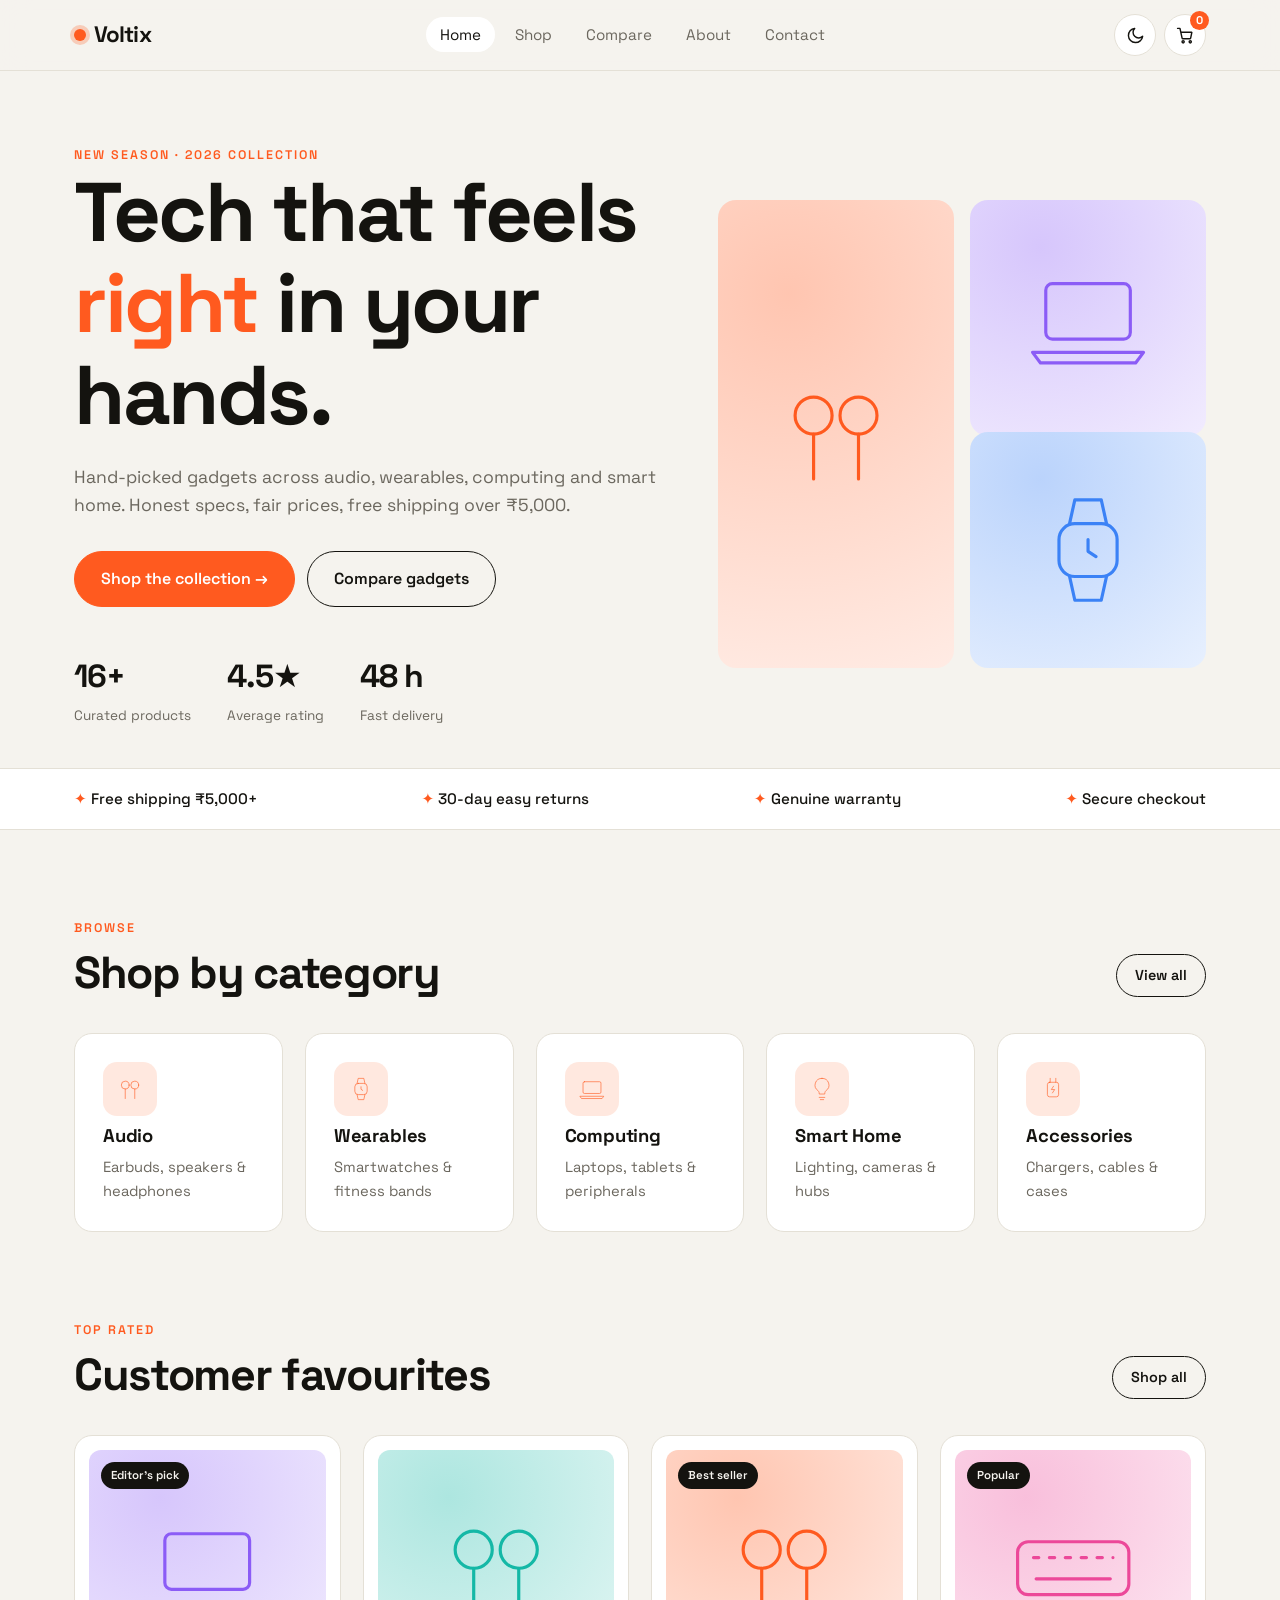
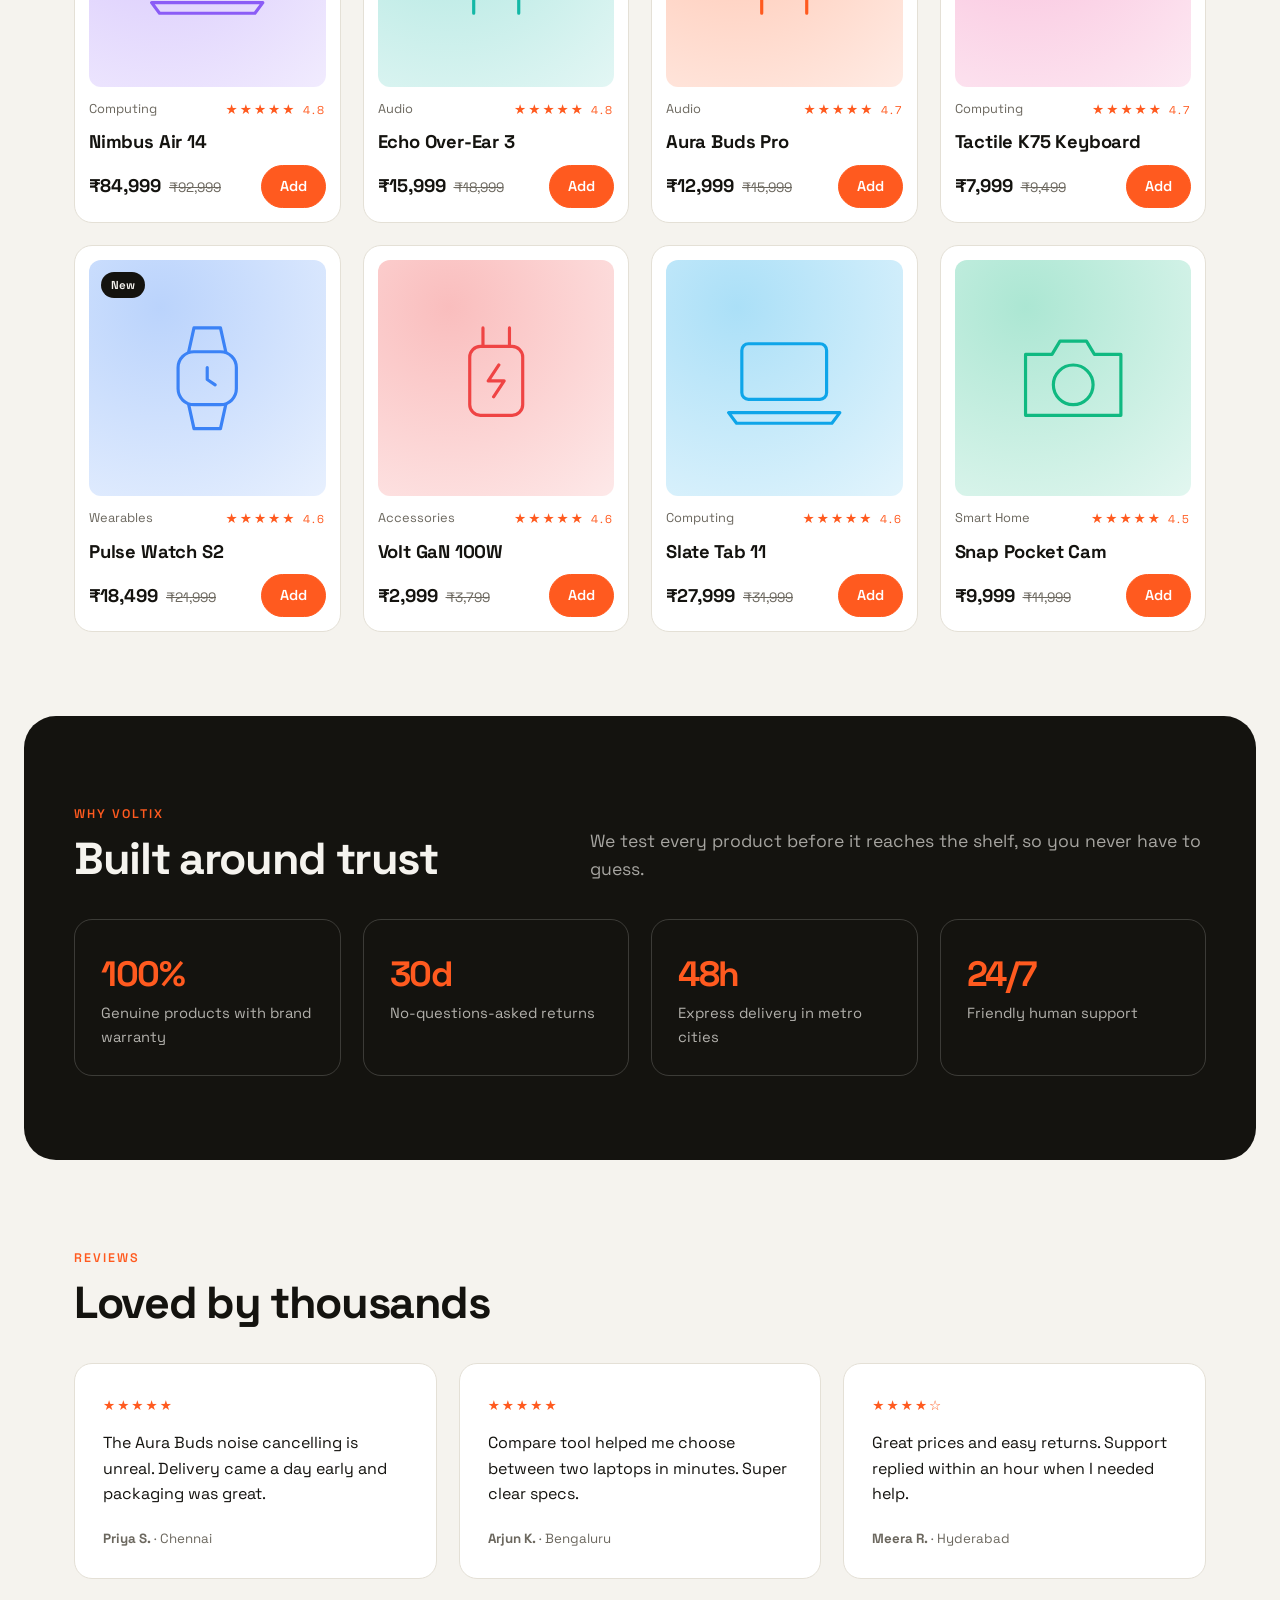
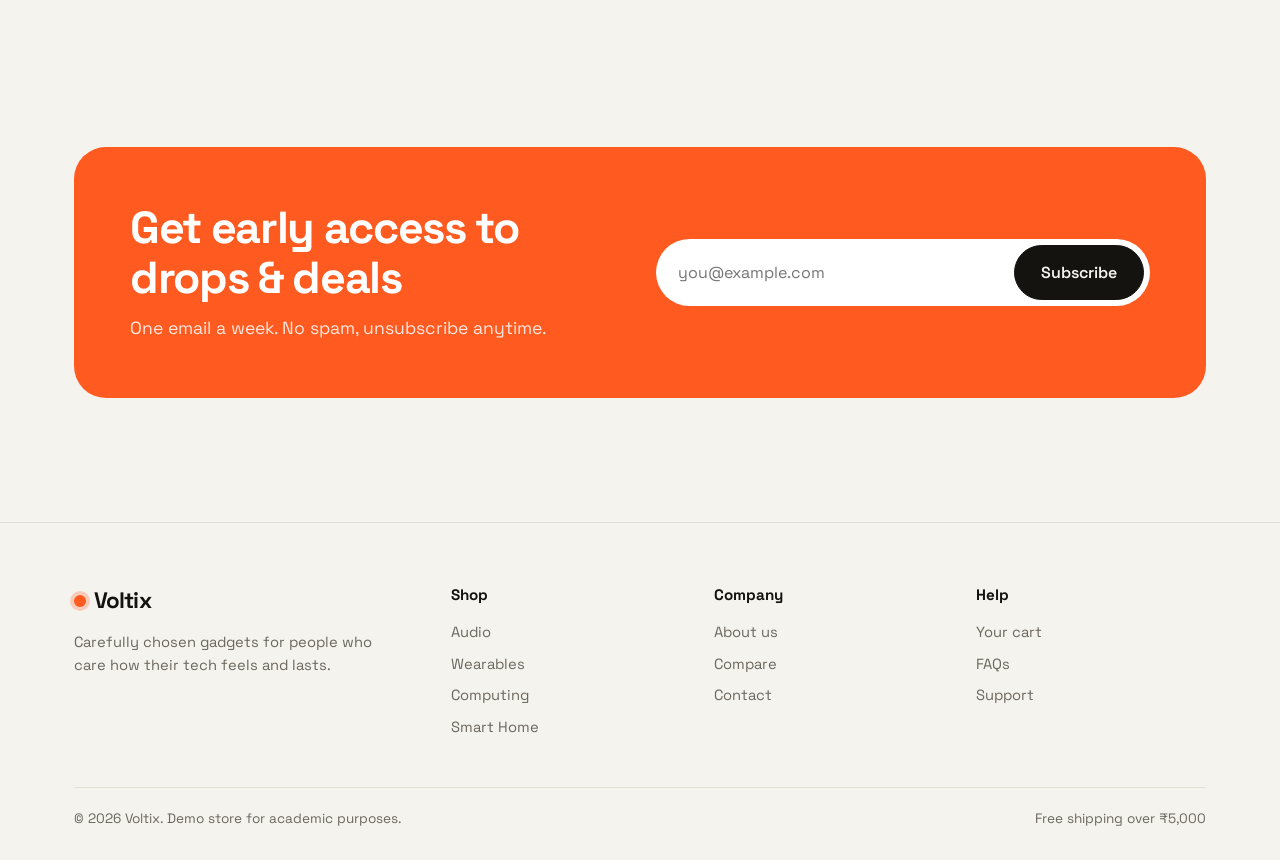
<file: index.html>
<!DOCTYPE html>
<html lang="en"><head><meta charset="utf-8"><meta name="viewport" content="width=device-width,initial-scale=1">
<title>Voltix | Smart gadgets, curated</title><meta name="description" content="Voltix is a modern tech gadget store with audio, wearables, computing and smart home products.">
<link rel="preconnect" href="https://fonts.googleapis.com"><link rel="stylesheet" href="https://fonts.googleapis.com/css2?family=Space+Grotesk:wght@400;500;600;700&display=swap">
<link rel="stylesheet" href="css/style.css"><link rel="icon" href="data:image/svg+xml,<svg xmlns='http://www.w3.org/2000/svg' viewBox='0 0 10 10'><circle cx='5' cy='5' r='4' fill='%23ff5a1f'/></svg>"></head>
<body data-page="index"><header class="hdr" id="hdr"></header>
<main id="main">
<section class="hero"><div class="wrap"><div><span class="eyebrow">New season · 2026 collection</span><h1>Tech that feels <em>right</em> in your hands.</h1>
<p class="lead">Hand-picked gadgets across audio, wearables, computing and smart home. Honest specs, fair prices, free shipping over ₹5,000.</p>
<div class="cta"><a class="btn acc" href="shop.html">Shop the collection →</a><a class="btn ghost" href="compare.html">Compare gadgets</a></div>
<div class="stats"><div><b>16+</b><span>Curated products</span></div><div><b>4.5★</b><span>Average rating</span></div><div><b>48 h</b><span>Fast delivery</span></div></div></div>
<div class="stack" id="hstack" aria-hidden="true"></div></div></section>
<div class="strip"><div class="wrap"><span>Free shipping ₹5,000+</span><span>30-day easy returns</span><span>Genuine warranty</span><span>Secure checkout</span></div></div>
<section><div class="wrap"><div class="sec-head"><div><span class="eyebrow">Browse</span><h2>Shop by category</h2></div><a class="btn ghost sm" href="shop.html">View all</a></div><div class="grid g4" style="grid-template-columns:repeat(auto-fit,minmax(200px,1fr))" id="cats"></div></div></section>
<section style="padding-top:0"><div class="wrap"><div class="sec-head"><div><span class="eyebrow">Top rated</span><h2>Customer favourites</h2></div><a class="btn ghost sm" href="shop.html">Shop all</a></div><div class="grid g4" id="featured"></div></div></section>
<section class="band"><div class="wrap"><div class="sec-head"><div><span class="eyebrow">Why Voltix</span><h2>Built around trust</h2></div><p class="lead">We test every product before it reaches the shelf, so you never have to guess.</p></div>
<div class="grid g4"><div class="feat"><b>100%</b><p>Genuine products with brand warranty</p></div><div class="feat"><b>30d</b><p>No-questions-asked returns</p></div><div class="feat"><b>48h</b><p>Express delivery in metro cities</p></div><div class="feat"><b>24/7</b><p>Friendly human support</p></div></div></div></section>
<section><div class="wrap"><div class="sec-head"><div><span class="eyebrow">Reviews</span><h2>Loved by thousands</h2></div></div><div class="grid g3">
<div class="quote rv"><span class="stars">★★★★★</span><p>The Aura Buds noise cancelling is unreal. Delivery came a day early and packaging was great.</p><small><b>Priya S.</b> · Chennai</small></div>
<div class="quote rv"><span class="stars">★★★★★</span><p>Compare tool helped me choose between two laptops in minutes. Super clear specs.</p><small><b>Arjun K.</b> · Bengaluru</small></div>
<div class="quote rv"><span class="stars">★★★★☆</span><p>Great prices and easy returns. Support replied within an hour when I needed help.</p><small><b>Meera R.</b> · Hyderabad</small></div></div></div></section>
<section><div class="wrap"><div class="news rv"><div><h2>Get early access to drops &amp; deals</h2><p class="lead" style="margin-top:12px">One email a week. No spam, unsubscribe anytime.</p></div>
<form class="inline-form" data-news novalidate><label class="sr" for="ne" style="position:absolute;left:-999px">Email</label><input id="ne" type="email" placeholder="you@example.com" aria-label="Email address"><button class="btn">Subscribe</button></form></div></div></section></main>
<footer class="ftr" id="ftr"></footer>
<script src="js/data.js"></script><script src="js/app.js"></script></body></html>
</file>
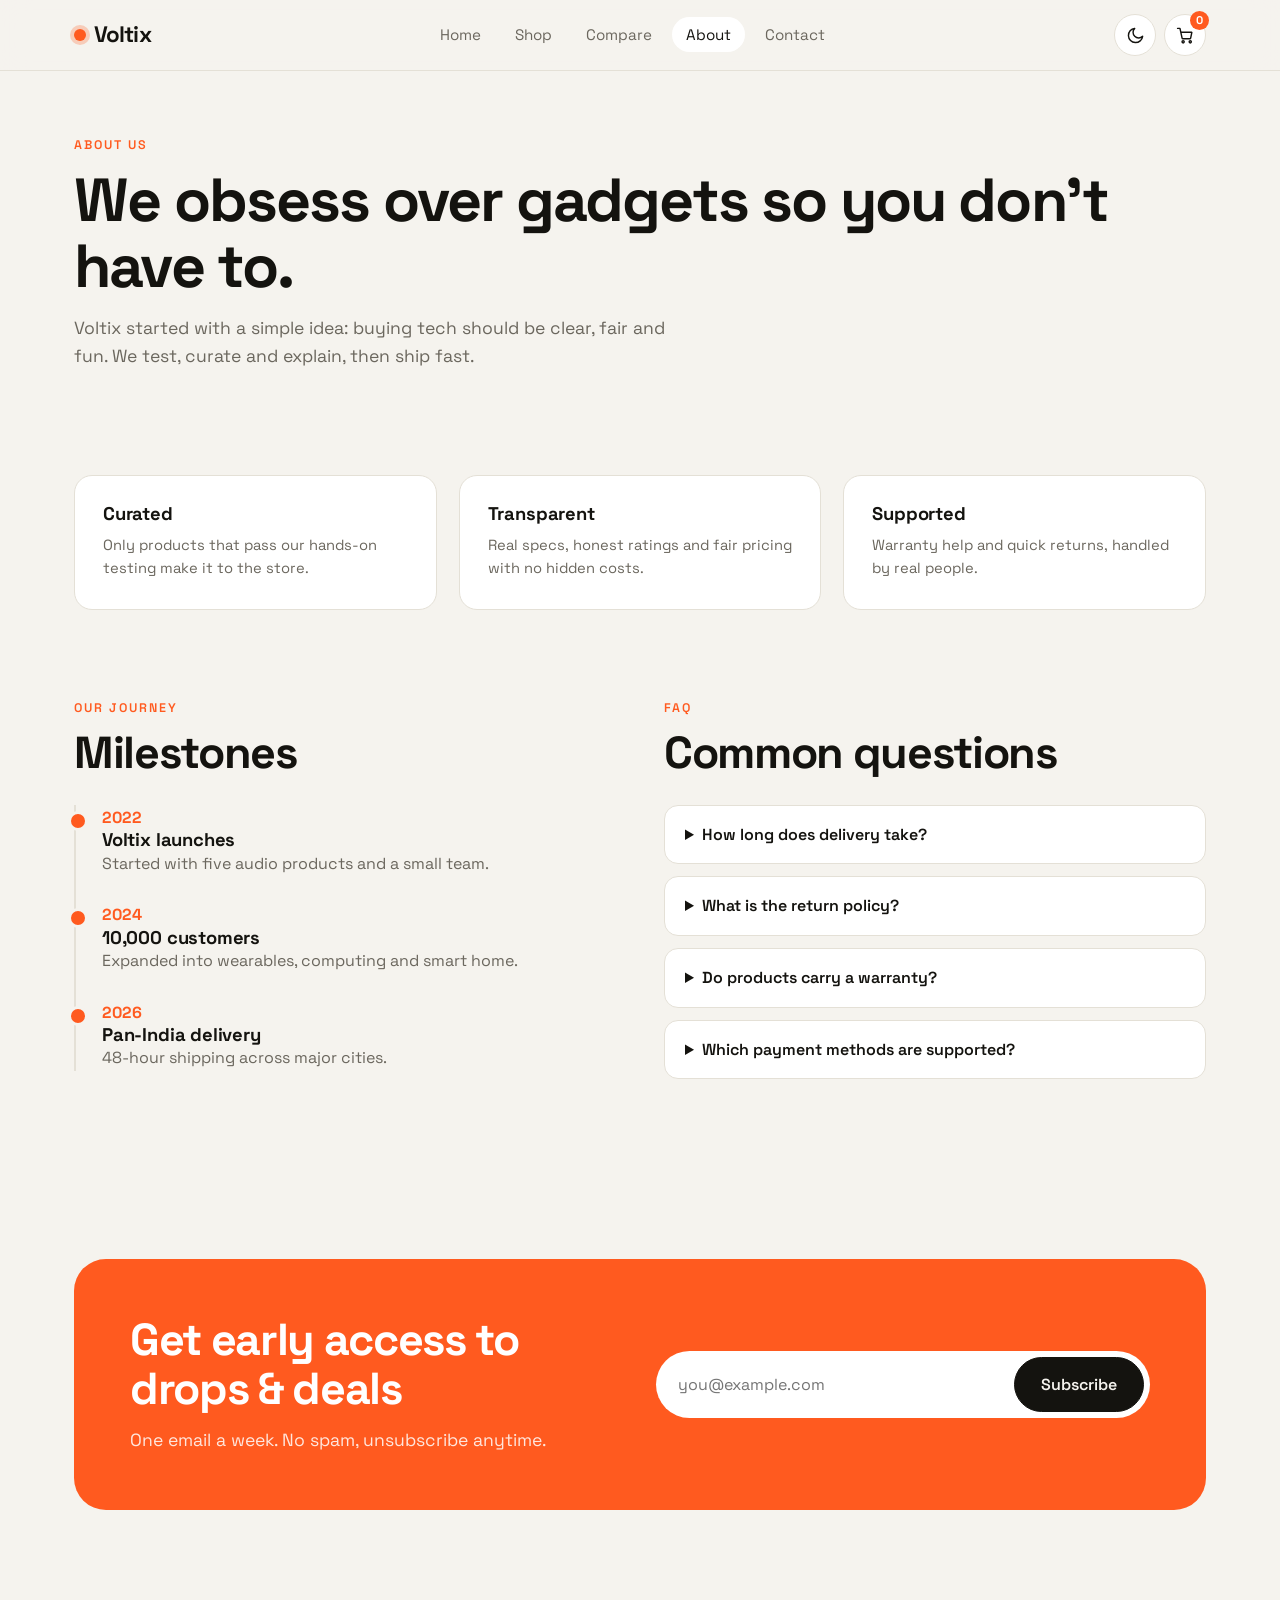
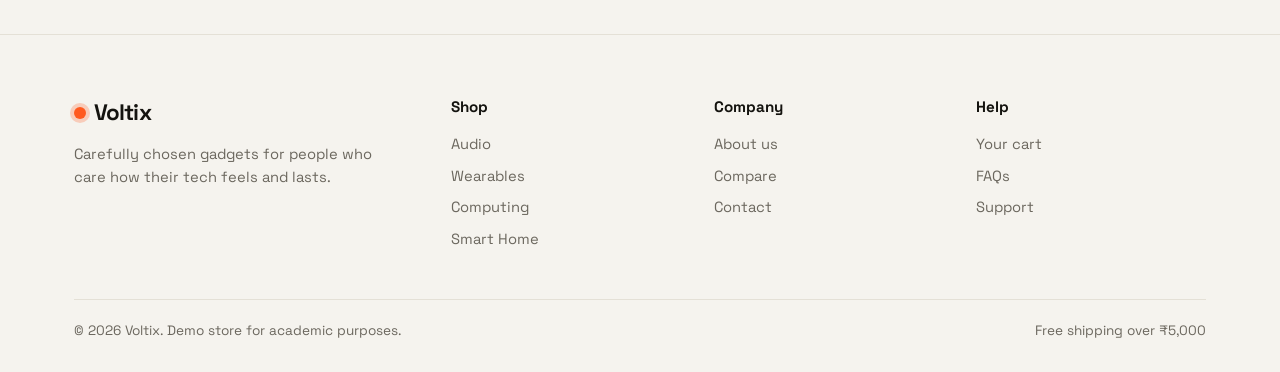
<file: about.html>
<!DOCTYPE html>
<html lang="en"><head><meta charset="utf-8"><meta name="viewport" content="width=device-width,initial-scale=1">
<title>About | Voltix</title><meta name="description" content="The story, values and FAQs of Voltix.">
<link rel="preconnect" href="https://fonts.googleapis.com"><link rel="stylesheet" href="https://fonts.googleapis.com/css2?family=Space+Grotesk:wght@400;500;600;700&display=swap">
<link rel="stylesheet" href="css/style.css"><link rel="icon" href="data:image/svg+xml,<svg xmlns='http://www.w3.org/2000/svg' viewBox='0 0 10 10'><circle cx='5' cy='5' r='4' fill='%23ff5a1f'/></svg>"></head>
<body data-page="about"><header class="hdr" id="hdr"></header>
<main id="main">
<section class="phero"><div class="wrap"><span class="eyebrow">About us</span><h1>We obsess over gadgets so you don't have to.</h1><p class="lead">Voltix started with a simple idea: buying tech should be clear, fair and fun. We test, curate and explain, then ship fast.</p></div></section>
<section><div class="wrap"><div class="grid g3"><div class="cat rv"><h3>Curated</h3><p>Only products that pass our hands-on testing make it to the store.</p></div><div class="cat rv"><h3>Transparent</h3><p>Real specs, honest ratings and fair pricing with no hidden costs.</p></div><div class="cat rv"><h3>Supported</h3><p>Warranty help and quick returns, handled by real people.</p></div></div></div></section>
<section style="padding-top:0"><div class="wrap"><div class="grid g2" style="gap:48px;align-items:start"><div><span class="eyebrow">Our journey</span><h2 style="margin:8px 0 28px">Milestones</h2><div class="timeline"><div><b>2022</b><h3>Voltix launches</h3><p style="color:var(--mute)">Started with five audio products and a small team.</p></div><div><b>2024</b><h3>10,000 customers</h3><p style="color:var(--mute)">Expanded into wearables, computing and smart home.</p></div><div><b>2026</b><h3>Pan-India delivery</h3><p style="color:var(--mute)">48-hour shipping across major cities.</p></div></div></div>
<div id="faq"><span class="eyebrow">FAQ</span><h2 style="margin:8px 0 28px">Common questions</h2><details><summary>How long does delivery take?</summary><p>Metro cities receive orders within 48 hours; other locations take 3–5 days.</p></details><details><summary>What is the return policy?</summary><p>Return any unused product within 30 days for a full refund.</p></details><details><summary>Do products carry a warranty?</summary><p>Yes, every product includes the brand's official warranty.</p></details><details><summary>Which payment methods are supported?</summary><p>UPI, cards, net banking and cash on delivery.</p></details></div></div></div></section>
<section><div class="wrap"><div class="news rv"><div><h2>Get early access to drops &amp; deals</h2><p class="lead" style="margin-top:12px">One email a week. No spam, unsubscribe anytime.</p></div>
<form class="inline-form" data-news novalidate><label class="sr" for="ne" style="position:absolute;left:-999px">Email</label><input id="ne" type="email" placeholder="you@example.com" aria-label="Email address"><button class="btn">Subscribe</button></form></div></div></section></main>
<footer class="ftr" id="ftr"></footer>
<script src="js/data.js"></script><script src="js/app.js"></script></body></html>
</file>
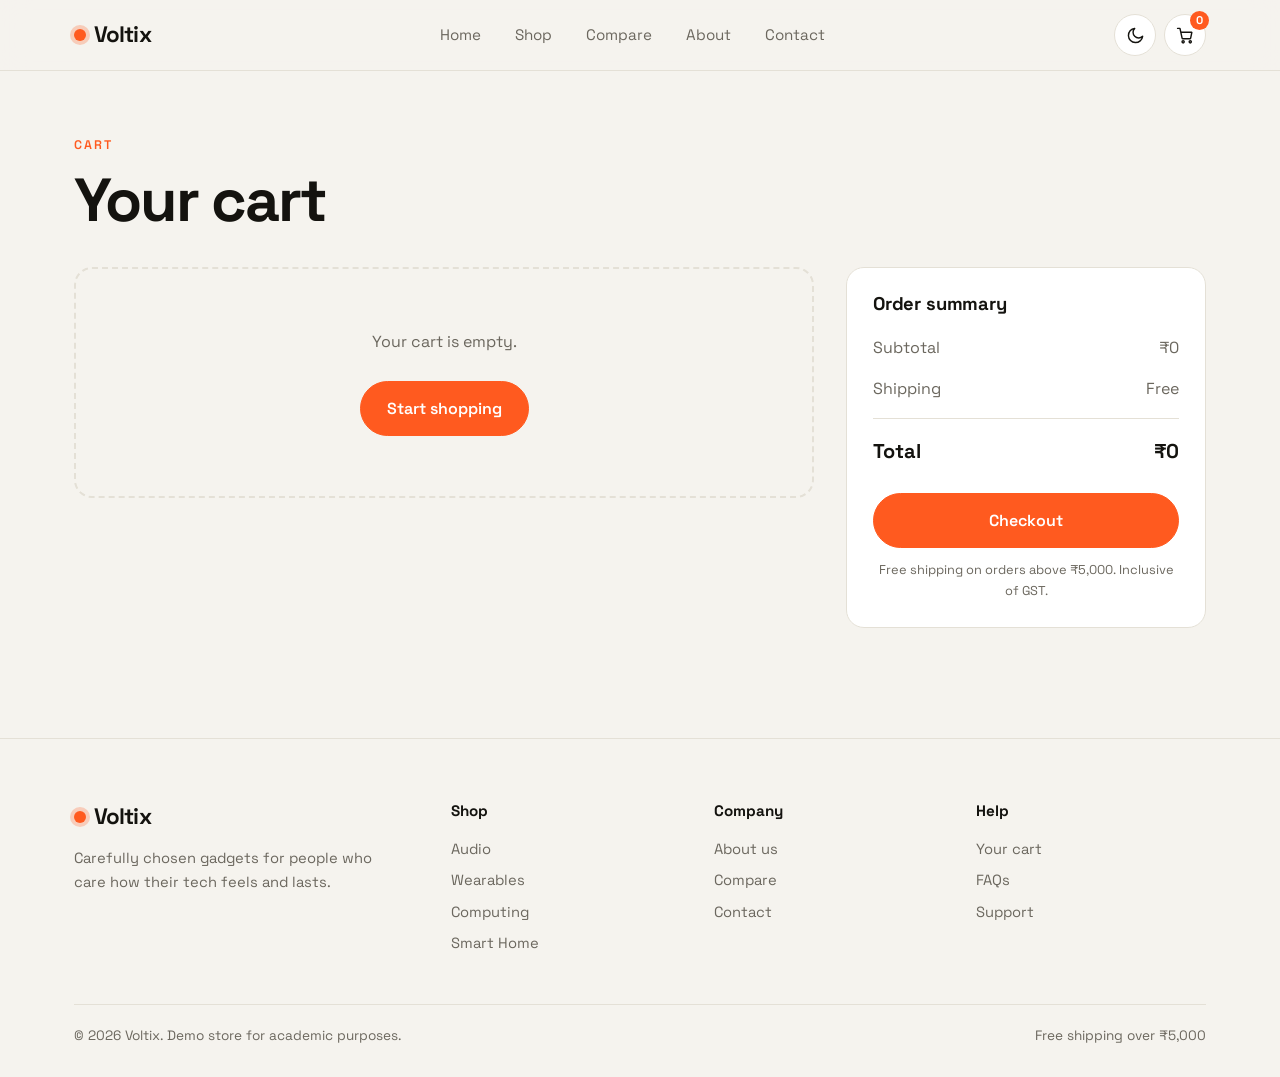
<file: cart.html>
<!DOCTYPE html>
<html lang="en"><head><meta charset="utf-8"><meta name="viewport" content="width=device-width,initial-scale=1">
<title>Cart | Voltix</title><meta name="description" content="Review the items in your cart.">
<link rel="preconnect" href="https://fonts.googleapis.com"><link rel="stylesheet" href="https://fonts.googleapis.com/css2?family=Space+Grotesk:wght@400;500;600;700&display=swap">
<link rel="stylesheet" href="css/style.css"><link rel="icon" href="data:image/svg+xml,<svg xmlns='http://www.w3.org/2000/svg' viewBox='0 0 10 10'><circle cx='5' cy='5' r='4' fill='%23ff5a1f'/></svg>"></head>
<body data-page="cart"><header class="hdr" id="hdr"></header>
<main id="main">
<section class="phero"><div class="wrap"><span class="eyebrow">Cart</span><h1>Your cart</h1></div></section>
<div class="wrap cartwrap"><div id="lines"></div><aside class="sum"><h3 style="margin-bottom:12px">Order summary</h3><div class="r"><span>Subtotal</span><span id="sub"></span></div><div class="r"><span>Shipping</span><span id="ship"></span></div><div class="r t"><span>Total</span><span id="tot"></span></div><button class="btn acc full" id="co" style="margin-top:18px">Checkout</button><p style="font-size:.8rem;color:var(--mute);margin-top:12px;text-align:center">Free shipping on orders above ₹5,000. Inclusive of GST.</p></aside></div></main>
<footer class="ftr" id="ftr"></footer>
<script src="js/data.js"></script><script src="js/app.js"></script></body></html>
</file>
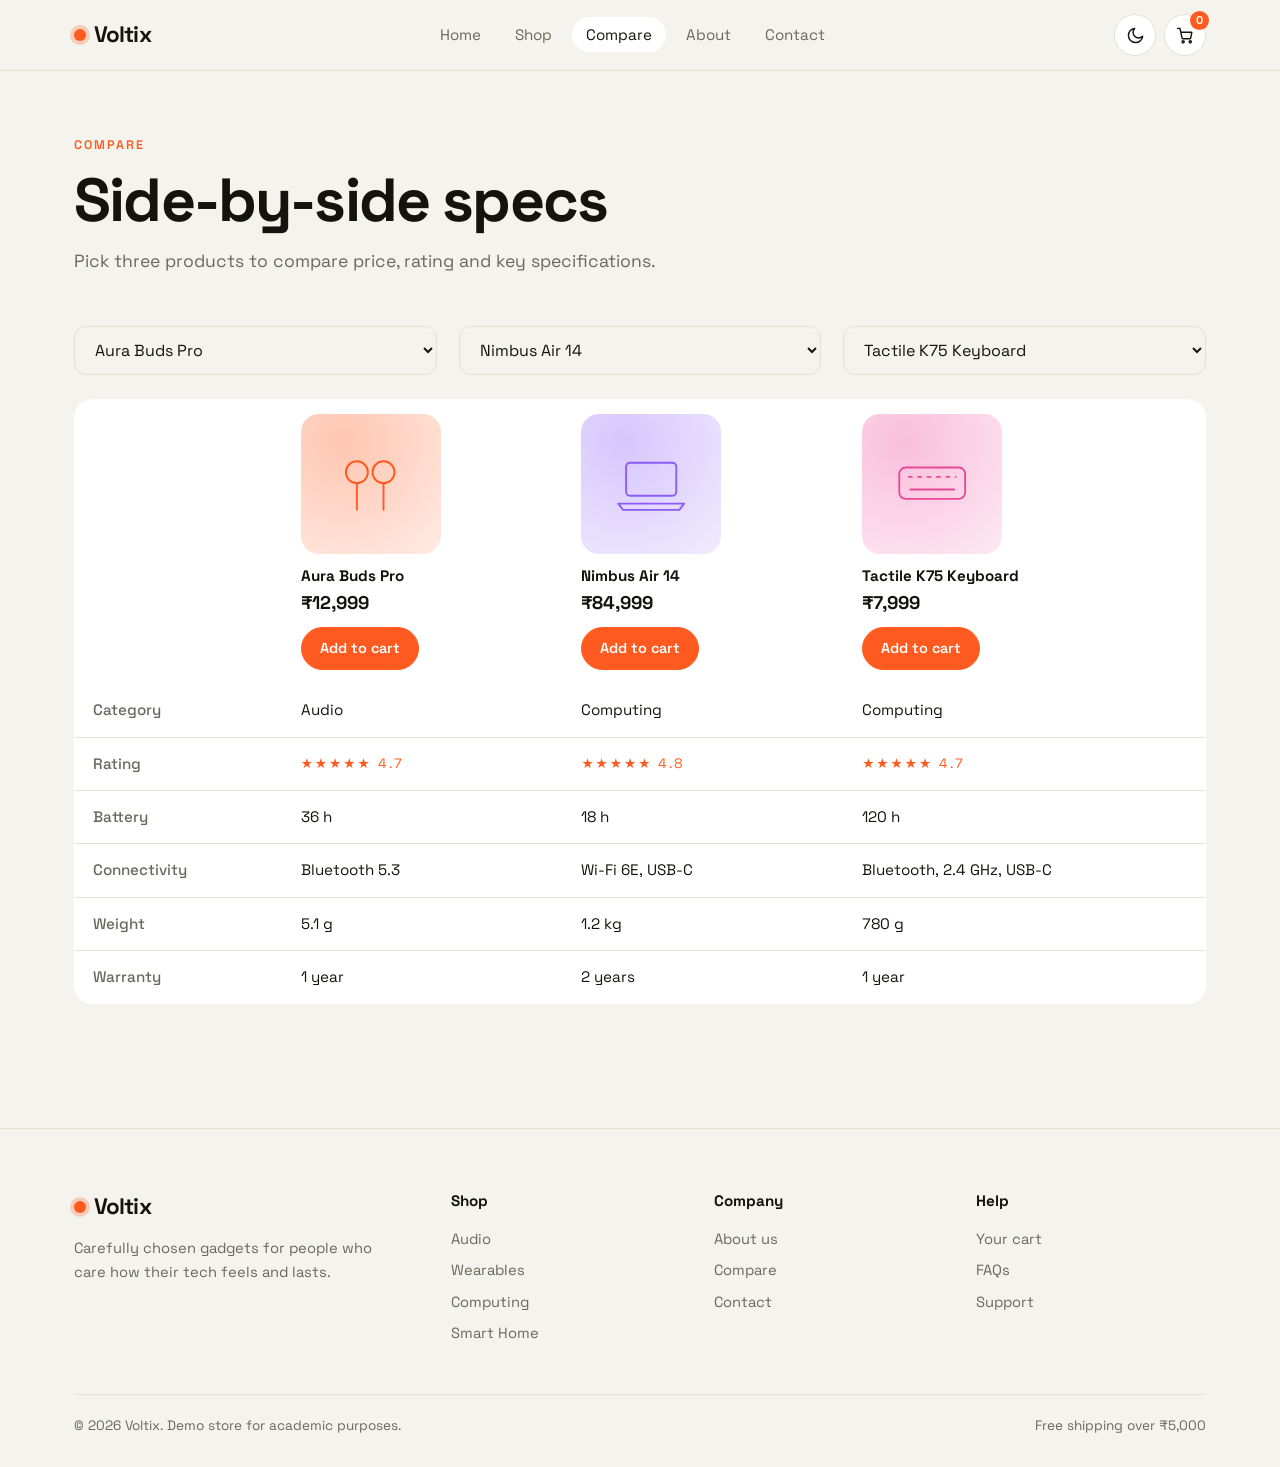
<file: compare.html>
<!DOCTYPE html>
<html lang="en"><head><meta charset="utf-8"><meta name="viewport" content="width=device-width,initial-scale=1">
<title>Compare | Voltix</title><meta name="description" content="Compare up to three gadgets side by side.">
<link rel="preconnect" href="https://fonts.googleapis.com"><link rel="stylesheet" href="https://fonts.googleapis.com/css2?family=Space+Grotesk:wght@400;500;600;700&display=swap">
<link rel="stylesheet" href="css/style.css"><link rel="icon" href="data:image/svg+xml,<svg xmlns='http://www.w3.org/2000/svg' viewBox='0 0 10 10'><circle cx='5' cy='5' r='4' fill='%23ff5a1f'/></svg>"></head>
<body data-page="compare"><header class="hdr" id="hdr"></header>
<main id="main">
<section class="phero"><div class="wrap"><span class="eyebrow">Compare</span><h1>Side-by-side specs</h1><p class="lead">Pick three products to compare price, rating and key specifications.</p></div></section>
<section style="padding-top:30px"><div class="wrap"><div class="grid g3" id="sels" style="margin-bottom:24px"></div><div class="tblwrap"><table class="cmp" id="cmp"></table></div></div></section></main>
<footer class="ftr" id="ftr"></footer>
<script src="js/data.js"></script><script src="js/app.js"></script></body></html>
</file>
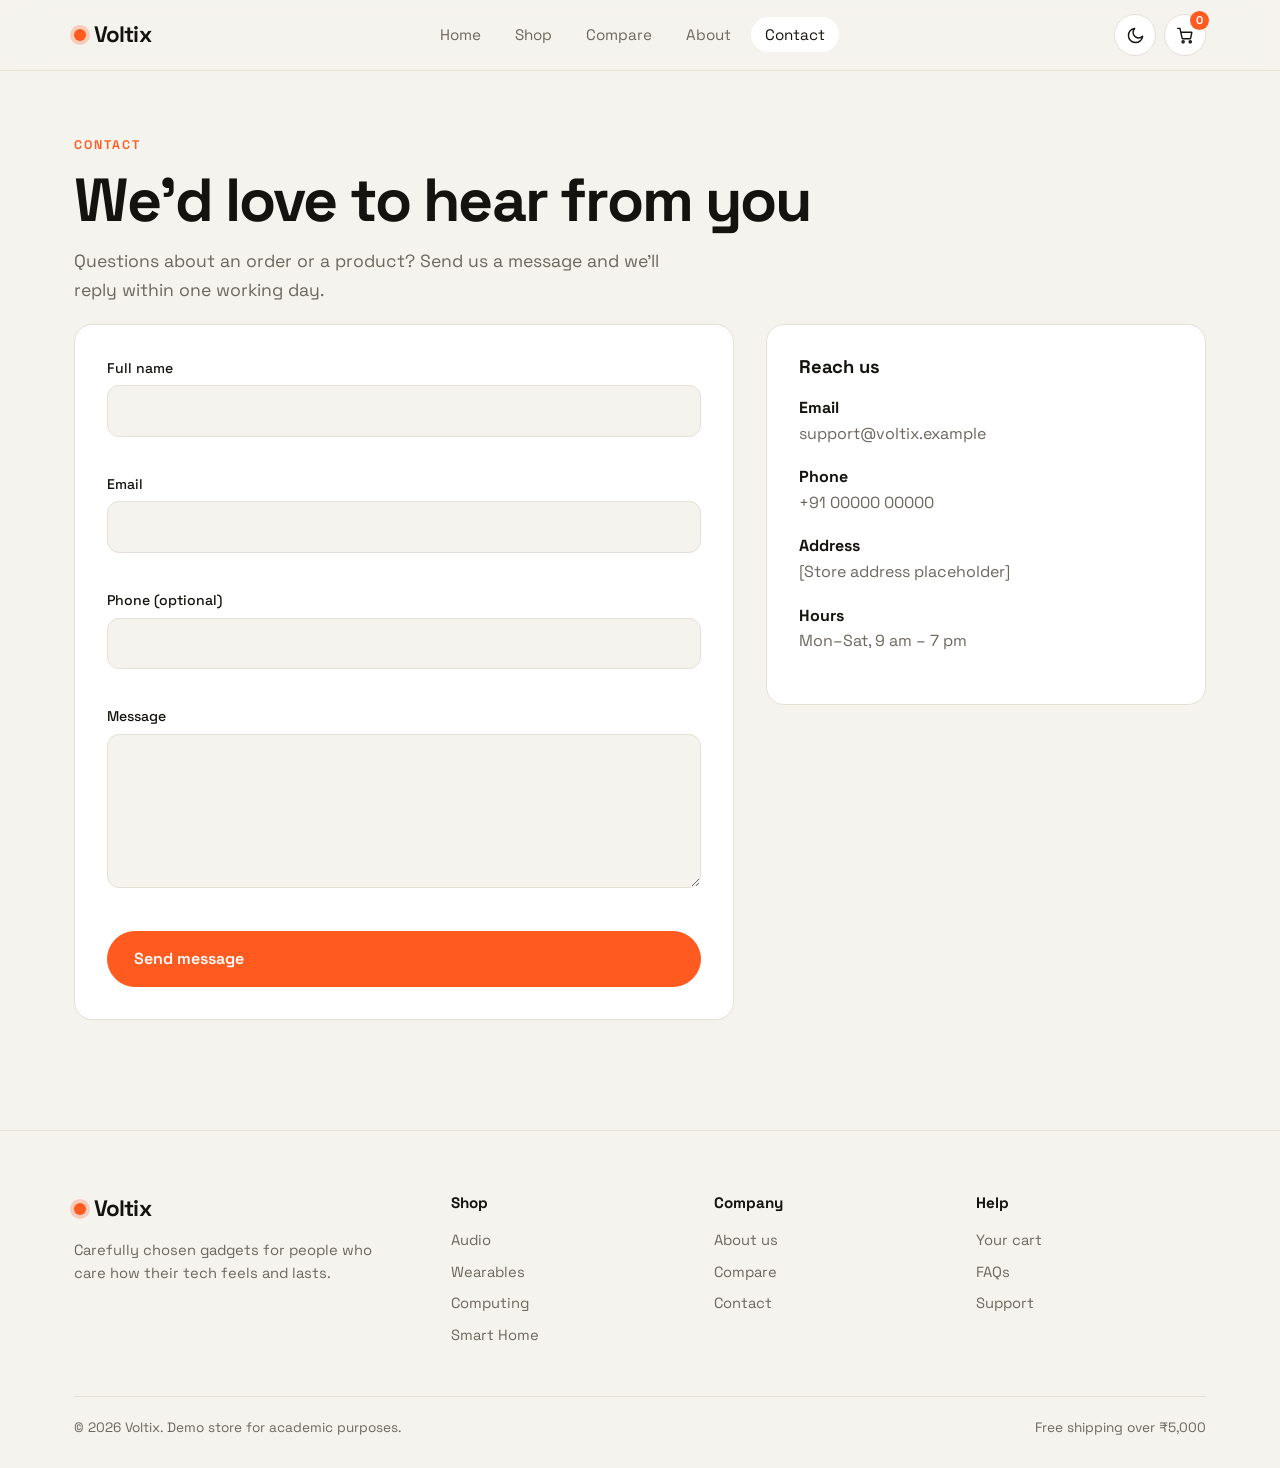
<file: contact.html>
<!DOCTYPE html>
<html lang="en"><head><meta charset="utf-8"><meta name="viewport" content="width=device-width,initial-scale=1">
<title>Contact | Voltix</title><meta name="description" content="Get in touch with the Voltix support team.">
<link rel="preconnect" href="https://fonts.googleapis.com"><link rel="stylesheet" href="https://fonts.googleapis.com/css2?family=Space+Grotesk:wght@400;500;600;700&display=swap">
<link rel="stylesheet" href="css/style.css"><link rel="icon" href="data:image/svg+xml,<svg xmlns='http://www.w3.org/2000/svg' viewBox='0 0 10 10'><circle cx='5' cy='5' r='4' fill='%23ff5a1f'/></svg>"></head>
<body data-page="contact"><header class="hdr" id="hdr"></header>
<main id="main">
<section class="phero"><div class="wrap"><span class="eyebrow">Contact</span><h1>We'd love to hear from you</h1><p class="lead">Questions about an order or a product? Send us a message and we'll reply within one working day.</p></div></section>
<div class="wrap contact"><form class="panel form" id="cf" novalidate><div><label for="name">Full name</label><input class="field" id="name" name="name" autocomplete="name" required><span class="err" id="e-name"></span></div>
<div><label for="email">Email</label><input class="field" id="email" name="email" type="email" autocomplete="email" required><span class="err" id="e-email"></span></div>
<div><label for="phone">Phone (optional)</label><input class="field" id="phone" name="phone" type="tel" autocomplete="tel"><span class="err" id="e-phone"></span></div>
<div><label for="msg">Message</label><textarea class="field" id="msg" name="msg" rows="5" required></textarea><span class="err" id="e-msg"></span></div>
<button class="btn acc" type="submit">Send message</button><p id="ok" hidden style="color:#15803d;font-weight:600">Thanks! Your message has been sent.</p></form>
<div class="info panel"><h3 style="margin-bottom:18px">Reach us</h3><p><b>Email</b>support@voltix.example</p><p><b>Phone</b>+91 00000 00000</p><p><b>Address</b>[Store address placeholder]</p><p><b>Hours</b>Mon–Sat, 9 am – 7 pm</p></div></div></main>
<footer class="ftr" id="ftr"></footer>
<script src="js/data.js"></script><script src="js/app.js"></script></body></html>
</file>
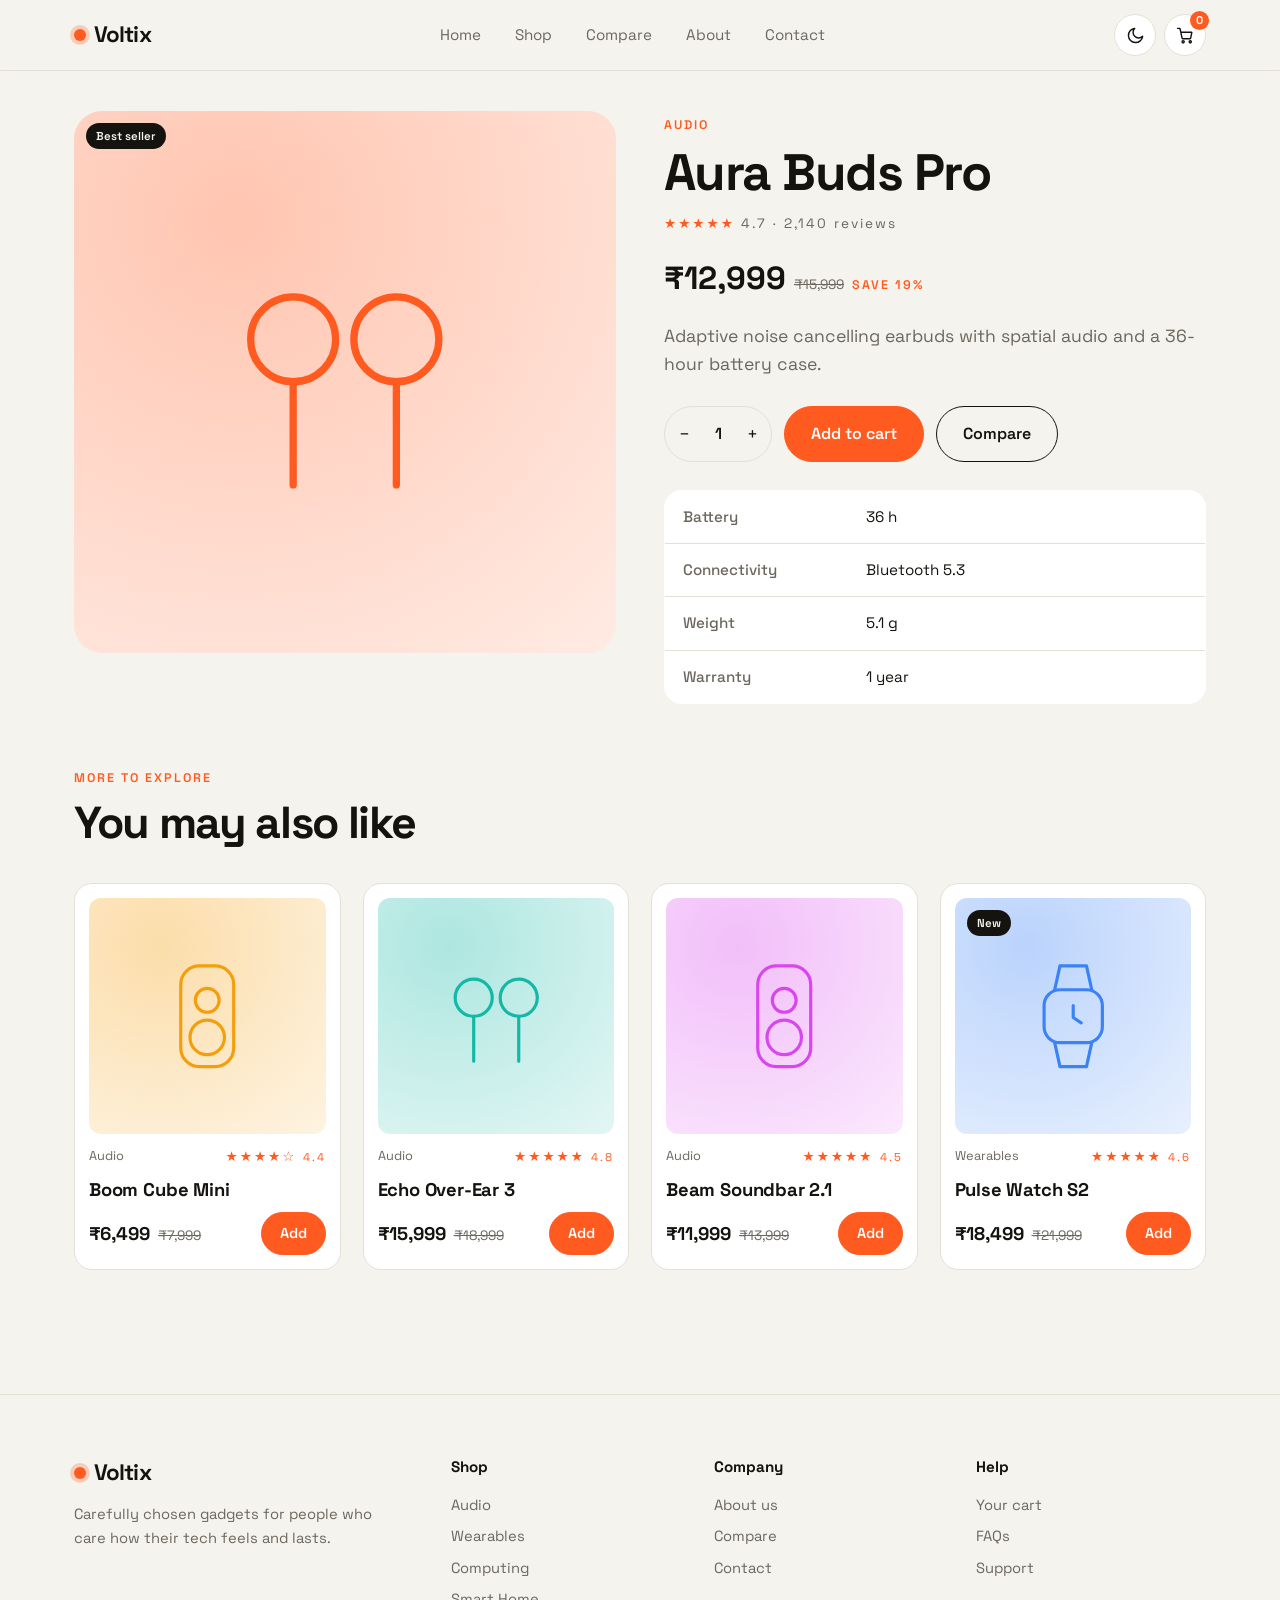
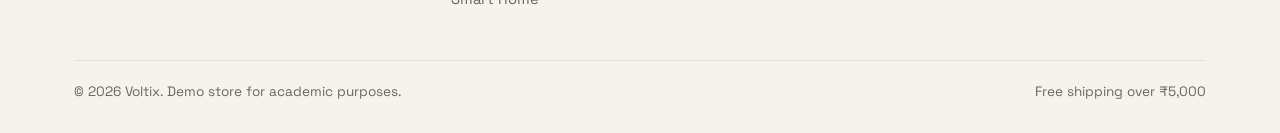
<file: product.html>
<!DOCTYPE html>
<html lang="en"><head><meta charset="utf-8"><meta name="viewport" content="width=device-width,initial-scale=1">
<title>Product | Voltix</title><meta name="description" content="Product details, specifications and reviews.">
<link rel="preconnect" href="https://fonts.googleapis.com"><link rel="stylesheet" href="https://fonts.googleapis.com/css2?family=Space+Grotesk:wght@400;500;600;700&display=swap">
<link rel="stylesheet" href="css/style.css"><link rel="icon" href="data:image/svg+xml,<svg xmlns='http://www.w3.org/2000/svg' viewBox='0 0 10 10'><circle cx='5' cy='5' r='4' fill='%23ff5a1f'/></svg>"></head>
<body data-page="product"><header class="hdr" id="hdr"></header>
<main id="main">
<div class="wrap"><div class="pd" id="pd"></div></div>
<section style="padding-top:0"><div class="wrap"><div class="sec-head"><div><span class="eyebrow">More to explore</span><h2>You may also like</h2></div></div><div class="grid g4" id="rel"></div></div></section></main>
<footer class="ftr" id="ftr"></footer>
<script src="js/data.js"></script><script src="js/app.js"></script></body></html>
</file>
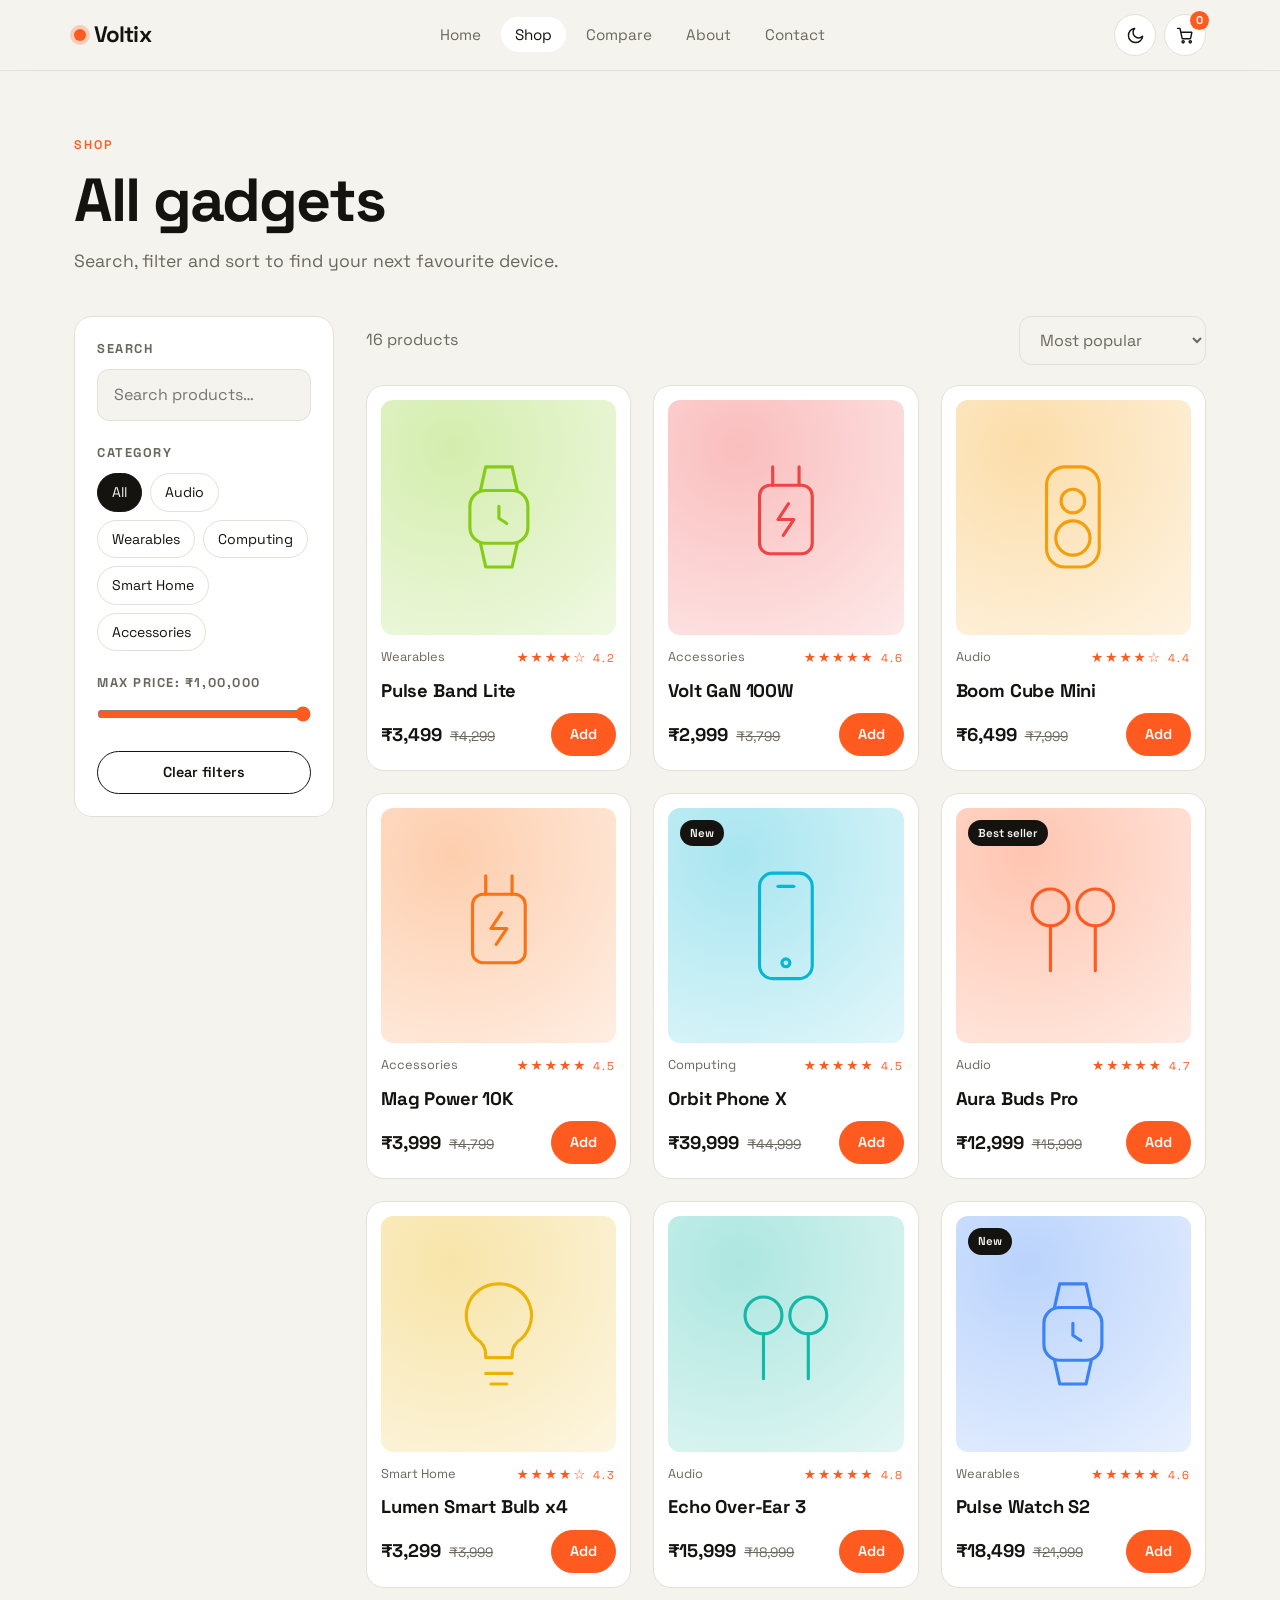
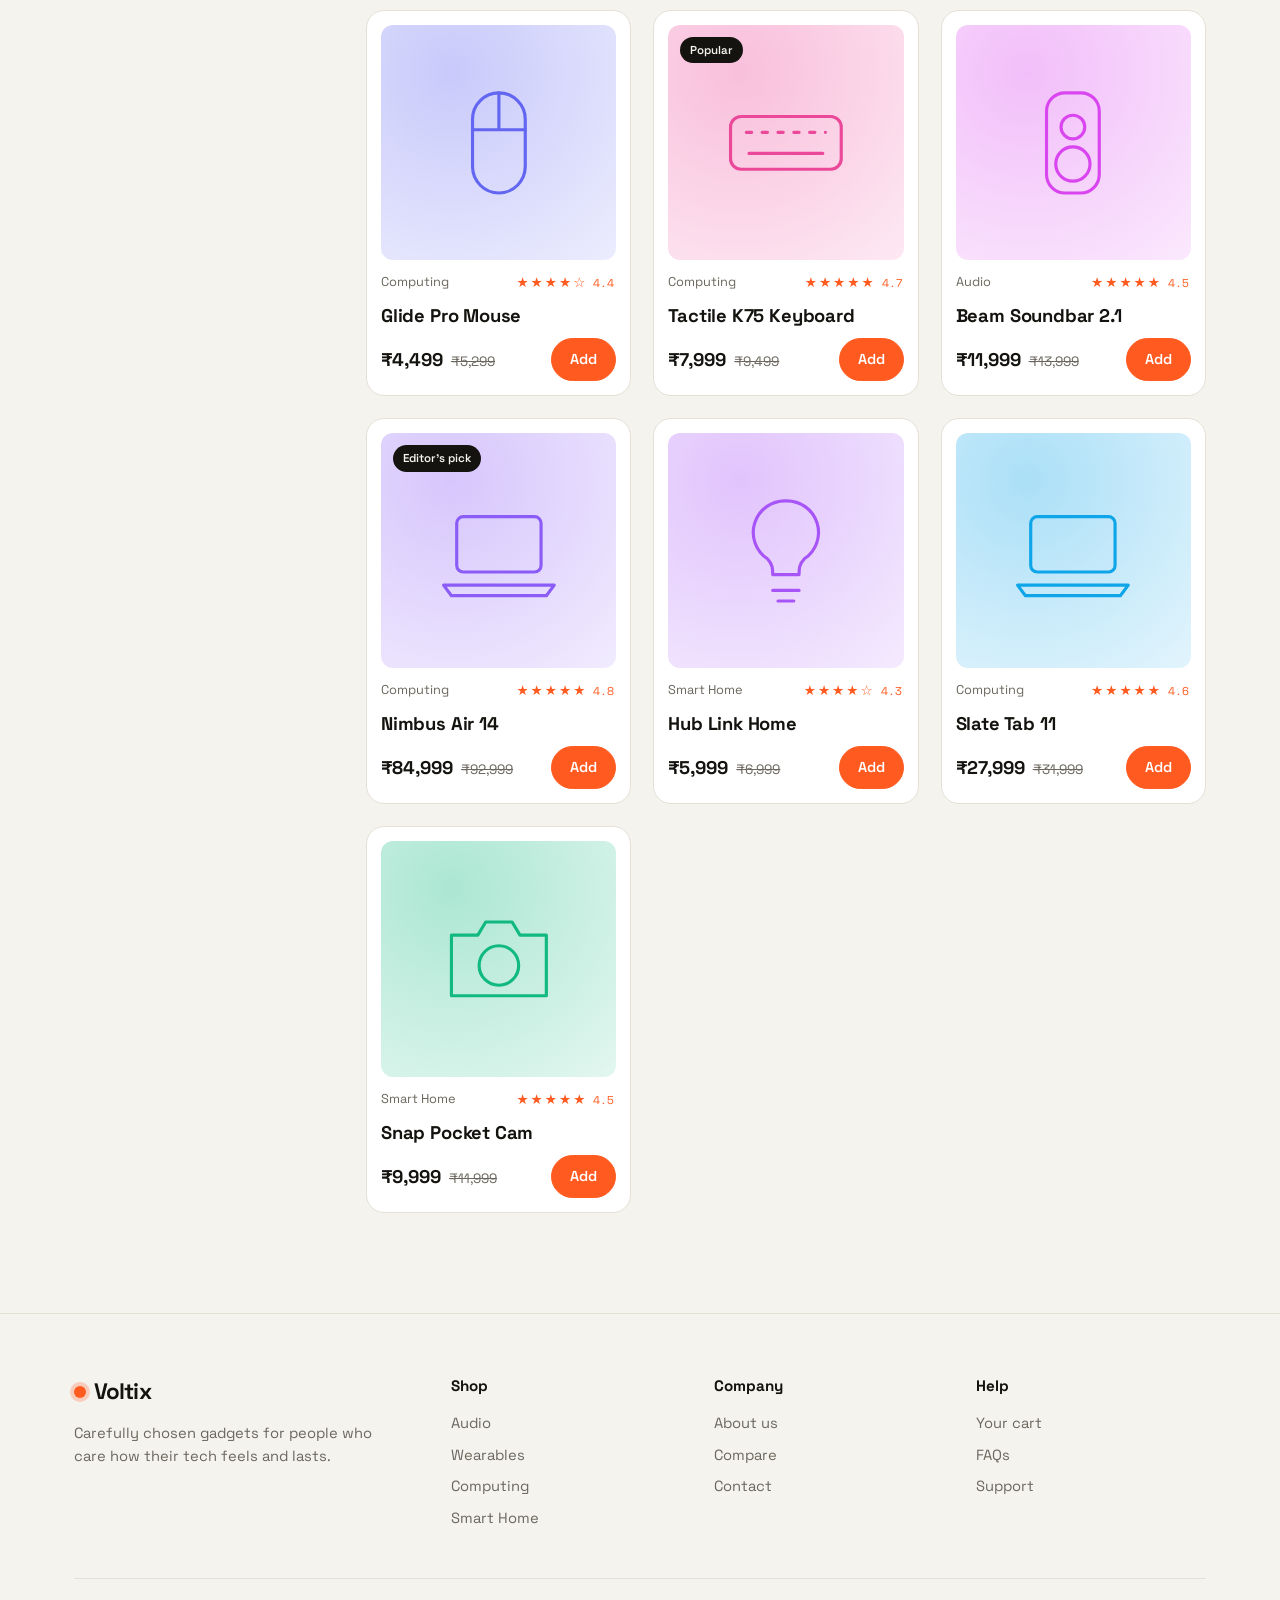
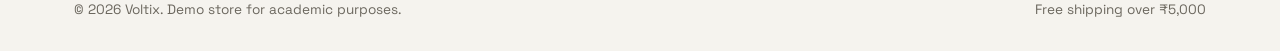
<file: shop.html>
<!DOCTYPE html>
<html lang="en"><head><meta charset="utf-8"><meta name="viewport" content="width=device-width,initial-scale=1">
<title>Shop | Voltix</title><meta name="description" content="Browse and filter all Voltix gadgets by category, price and rating.">
<link rel="preconnect" href="https://fonts.googleapis.com"><link rel="stylesheet" href="https://fonts.googleapis.com/css2?family=Space+Grotesk:wght@400;500;600;700&display=swap">
<link rel="stylesheet" href="css/style.css"><link rel="icon" href="data:image/svg+xml,<svg xmlns='http://www.w3.org/2000/svg' viewBox='0 0 10 10'><circle cx='5' cy='5' r='4' fill='%23ff5a1f'/></svg>"></head>
<body data-page="shop"><header class="hdr" id="hdr"></header>
<main id="main">
<section class="phero"><div class="wrap"><span class="eyebrow">Shop</span><h1>All gadgets</h1><p class="lead">Search, filter and sort to find your next favourite device.</p></div></section>
<div class="wrap shop"><aside class="side" aria-label="Filters"><div><h4>Search</h4><input class="field" id="q" type="search" placeholder="Search products…" aria-label="Search products"></div>
<div><h4>Category</h4><div class="chips" id="chips"></div></div><div><h4>Max price: <span id="pv"></span></h4><input type="range" id="max" min="2000" max="100000" step="1000" value="100000" aria-label="Maximum price"></div><button class="btn ghost sm full" id="reset">Clear filters</button></aside>
<div><div class="toolbar"><span id="count" aria-live="polite"></span><select class="field" id="sort" aria-label="Sort products"><option value="pop">Most popular</option><option value="rt">Top rated</option><option value="lo">Price: low to high</option><option value="hi">Price: high to low</option></select></div><div class="grid g3" id="list"></div></div></div><div style="height:60px"></div></main>
<footer class="ftr" id="ftr"></footer>
<script src="js/data.js"></script><script src="js/app.js"></script></body></html>
</file>
<file: css/style.css>
:root{--bg:#f5f3ee;--surface:#fff;--ink:#14130f;--mute:#6b675e;--line:#e4e0d6;--acc:#ff5a1f;--acc-ink:#fff;--r:18px;--sh:0 10px 30px -12px rgba(20,19,15,.18);--max:1180px}
[data-theme=dark]{--bg:#0e0e0c;--surface:#181815;--ink:#f3f1ea;--mute:#9a968a;--line:#2a2924;--sh:0 10px 30px -12px rgba(0,0,0,.6)}
*{box-sizing:border-box;margin:0;padding:0}
html{scroll-behavior:smooth}
body{font-family:"Space Grotesk",system-ui,-apple-system,"Segoe UI",Roboto,sans-serif;background:var(--bg);color:var(--ink);line-height:1.6;transition:background .3s,color .3s}
img,svg{max-width:100%;display:block}a{color:inherit;text-decoration:none}button,input,select,textarea{font:inherit;color:inherit}
.wrap{max-width:var(--max);margin:0 auto;padding:0 24px}
.skip{position:absolute;left:-999px;top:8px;background:var(--acc);color:#fff;padding:8px 14px;border-radius:8px;z-index:200}.skip:focus{left:8px}
:focus-visible{outline:3px solid var(--acc);outline-offset:3px;border-radius:6px}
h1,h2,h3{line-height:1.1;letter-spacing:-.03em}
h1{font-size:clamp(2.6rem,7vw,5.2rem);font-weight:700}h2{font-size:clamp(1.8rem,4vw,2.8rem)}h3{font-size:1.15rem;letter-spacing:-.01em}
.eyebrow{font-size:.78rem;text-transform:uppercase;letter-spacing:.16em;color:var(--acc);font-weight:600}
.lead{color:var(--mute);font-size:1.1rem;max-width:56ch}
section{padding:84px 0}.sec-head{display:flex;justify-content:space-between;align-items:end;gap:20px;flex-wrap:wrap;margin-bottom:36px}.sec-head h2{margin-top:8px}
/* header */
.hdr{position:sticky;top:0;z-index:100;background:color-mix(in srgb,var(--bg) 85%,transparent);backdrop-filter:blur(14px);border-bottom:1px solid var(--line)}
.hdr .wrap{display:flex;align-items:center;justify-content:space-between;height:70px;gap:16px}
.logo{font-weight:700;font-size:1.4rem;letter-spacing:-.04em;display:flex;align-items:center;gap:8px}.logo i{width:12px;height:12px;border-radius:50%;background:var(--acc);display:inline-block;box-shadow:0 0 0 4px color-mix(in srgb,var(--acc) 25%,transparent)}
nav ul{display:flex;gap:6px;list-style:none}nav a{padding:8px 14px;border-radius:99px;font-size:.95rem;color:var(--mute);transition:.2s}nav a:hover,nav a.on{color:var(--ink);background:var(--surface)}
.tools{display:flex;gap:8px;align-items:center}
.ibtn{width:42px;height:42px;border-radius:50%;border:1px solid var(--line);background:var(--surface);cursor:pointer;display:grid;place-items:center;position:relative;transition:.2s}.ibtn:hover{border-color:var(--acc)}
.ibtn svg{width:19px;height:19px;stroke:currentColor;fill:none;stroke-width:1.8;stroke-linecap:round;stroke-linejoin:round}
.badge{position:absolute;top:-4px;right:-4px;min-width:19px;height:19px;border-radius:99px;background:var(--acc);color:#fff;font-size:.7rem;display:grid;place-items:center;padding:0 5px;font-weight:700}
.menu-btn{display:none}
/* buttons */
.btn{display:inline-flex;align-items:center;gap:8px;padding:14px 26px;border-radius:99px;border:1.5px solid var(--ink);background:var(--ink);color:var(--bg);font-weight:600;cursor:pointer;transition:.25s}
.btn:hover{transform:translateY(-2px);box-shadow:var(--sh)}.btn.acc{background:var(--acc);border-color:var(--acc);color:#fff}.btn.ghost{background:transparent;color:var(--ink)}.btn.sm{padding:9px 18px;font-size:.9rem}.btn.full{width:100%;justify-content:center}
/* hero */
.hero{padding:70px 0 40px}.hero .wrap{display:grid;grid-template-columns:1.1fr .9fr;gap:48px;align-items:center}
.hero h1 em{font-style:normal;color:var(--acc)}.hero .lead{margin:22px 0 32px}.cta{display:flex;gap:12px;flex-wrap:wrap}
.stats{display:flex;gap:36px;margin-top:44px;flex-wrap:wrap}.stats b{display:block;font-size:2rem;letter-spacing:-.03em}.stats span{font-size:.85rem;color:var(--mute)}
.stack{display:grid;grid-template-columns:1fr 1fr;gap:16px}.stack .art:nth-child(1){grid-row:span 2;aspect-ratio:auto;min-height:320px}.stack .art:nth-child(3){margin-top:-20px}
.art{aspect-ratio:1;border-radius:var(--r);background:radial-gradient(circle at 30% 20%,color-mix(in srgb,var(--c) 35%,var(--surface)),color-mix(in srgb,var(--c) 12%,var(--surface)));display:grid;place-items:center;color:var(--c);position:relative;overflow:hidden}
.art svg{width:56%;stroke:currentColor;fill:none;stroke-width:2.4;stroke-linecap:round;stroke-linejoin:round;transition:transform .4s}
.card:hover .art svg,.art:hover svg{transform:scale(1.08) rotate(-3deg)}
.strip{border-block:1px solid var(--line);padding:18px 0;overflow:hidden;background:var(--surface)}
.strip .wrap{display:flex;justify-content:space-between;gap:24px;flex-wrap:wrap;font-weight:500;font-size:.95rem}.strip span::before{content:"✦ ";color:var(--acc)}
/* grids */
.grid{display:grid;gap:22px}.g4{grid-template-columns:repeat(4,1fr)}.g3{grid-template-columns:repeat(3,1fr)}.g2{grid-template-columns:repeat(2,1fr)}
.cat{padding:28px;border:1px solid var(--line);border-radius:var(--r);background:var(--surface);transition:.25s;display:flex;flex-direction:column;gap:10px}.cat:hover{transform:translateY(-4px);border-color:var(--acc);box-shadow:var(--sh)}
.cat .ico{width:54px;height:54px;border-radius:14px;background:color-mix(in srgb,var(--acc) 14%,transparent);display:grid;place-items:center;color:var(--acc)}.cat .ico svg{width:28px;stroke:currentColor;fill:none;stroke-width:2.2;stroke-linecap:round;stroke-linejoin:round}.cat p{color:var(--mute);font-size:.92rem}
.card{background:var(--surface);border:1px solid var(--line);border-radius:var(--r);padding:14px;display:flex;flex-direction:column;gap:12px;transition:.25s}.card:hover{transform:translateY(-4px);box-shadow:var(--sh)}
.card .art{border-radius:12px}.tag{position:absolute;top:12px;left:12px;background:var(--ink);color:var(--bg);font-size:.72rem;padding:4px 10px;border-radius:99px;font-weight:600}
.card .meta{display:flex;justify-content:space-between;font-size:.8rem;color:var(--mute)}.card h3 a:hover{color:var(--acc)}
.price{display:flex;align-items:baseline;gap:8px;font-weight:700;font-size:1.15rem}.price s{font-weight:400;font-size:.85rem;color:var(--mute)}
.card .row{display:flex;justify-content:space-between;align-items:center;margin-top:auto;gap:8px}
.stars{color:var(--acc);letter-spacing:2px;font-size:.85rem}
/* features dark band */
.band{background:var(--ink);color:var(--bg);border-radius:32px;margin:0 24px}.band .lead{color:color-mix(in srgb,var(--bg) 65%,transparent)}
.feat{padding:26px;border-radius:var(--r);border:1px solid color-mix(in srgb,var(--bg) 18%,transparent)}.feat b{font-size:2.2rem;color:var(--acc);display:block;letter-spacing:-.04em}.feat p{font-size:.92rem;opacity:.7}
.quote{padding:28px;border:1px solid var(--line);border-radius:var(--r);background:var(--surface)}.quote p{margin:12px 0 18px}.quote small{color:var(--mute)}
.news{background:var(--acc);color:#fff;border-radius:32px;padding:56px;display:grid;grid-template-columns:1fr 1fr;gap:32px;align-items:center}
.news .lead{color:rgba(255,255,255,.85)}
.inline-form{display:flex;gap:8px;background:#fff;padding:6px;border-radius:99px}.inline-form input{flex:1;border:0;background:none;padding:0 16px;color:#14130f;min-width:0}.inline-form input:focus{outline:none}
/* page hero */
.phero{padding:60px 0 20px}.phero h1{font-size:clamp(2.2rem,5vw,3.8rem);margin:10px 0 14px}
/* shop */
.shop{display:grid;grid-template-columns:260px 1fr;gap:32px;align-items:start;padding-top:20px}
.side{position:sticky;top:90px;background:var(--surface);border:1px solid var(--line);border-radius:var(--r);padding:22px;display:flex;flex-direction:column;gap:22px}
.side h4{font-size:.8rem;text-transform:uppercase;letter-spacing:.12em;color:var(--mute);margin-bottom:10px}
.chips{display:flex;flex-wrap:wrap;gap:8px}.chip{padding:7px 14px;border:1px solid var(--line);border-radius:99px;background:none;cursor:pointer;font-size:.88rem;transition:.2s}.chip:hover{border-color:var(--acc)}.chip.on{background:var(--ink);color:var(--bg);border-color:var(--ink)}
.field{width:100%;padding:12px 16px;border:1.5px solid var(--line);border-radius:12px;background:var(--bg);transition:.2s}.field:focus{outline:none;border-color:var(--acc)}
input[type=range]{width:100%;accent-color:var(--acc)}
.toolbar{display:flex;justify-content:space-between;align-items:center;margin-bottom:20px;gap:12px;flex-wrap:wrap;color:var(--mute)}.toolbar select{width:auto}
.empty{text-align:center;padding:60px 20px;color:var(--mute);border:2px dashed var(--line);border-radius:var(--r)}
/* product */
.pd{display:grid;grid-template-columns:1fr 1fr;gap:48px;padding:40px 0 60px;align-items:start}.pd .art{aspect-ratio:1;border-radius:28px}.pd h1{font-size:clamp(2rem,4vw,3.2rem);margin:8px 0 12px}
.qty{display:inline-flex;align-items:center;border:1.5px solid var(--line);border-radius:99px;overflow:hidden}.qty button{width:38px;height:38px;border:0;background:none;cursor:pointer;font-size:1.1rem}.qty button:hover{background:var(--line)}.qty span{min-width:30px;text-align:center;font-weight:600}
table{width:100%;border-collapse:collapse;background:var(--surface);border-radius:var(--r);overflow:hidden;border:1px solid var(--line)}th,td{padding:14px 18px;text-align:left;border-bottom:1px solid var(--line);font-size:.95rem}th{color:var(--mute);font-weight:500;width:34%}tr:last-child>*{border-bottom:0}
.tblwrap{overflow-x:auto;border-radius:var(--r)}.cmp th,.cmp td{width:auto}.cmp thead td{vertical-align:top}
/* cart */
.cartwrap{display:grid;grid-template-columns:1fr 360px;gap:32px;align-items:start;padding-bottom:70px}
.line{display:grid;grid-template-columns:90px 1fr auto;gap:18px;align-items:center;padding:16px;background:var(--surface);border:1px solid var(--line);border-radius:var(--r);margin-bottom:14px}.line .art{border-radius:12px}
.sum{background:var(--surface);border:1px solid var(--line);border-radius:var(--r);padding:26px;position:sticky;top:90px}.sum .r{display:flex;justify-content:space-between;padding:8px 0;color:var(--mute)}.sum .t{color:var(--ink);font-weight:700;font-size:1.25rem;border-top:1px solid var(--line);margin-top:8px;padding-top:16px}
.rm{background:none;border:0;color:var(--mute);cursor:pointer;font-size:.85rem;text-decoration:underline}.rm:hover{color:var(--acc)}
/* forms */
.form{display:grid;gap:18px}label{font-size:.88rem;font-weight:500;display:block;margin-bottom:6px}.err{color:#d6322a;font-size:.8rem;min-height:1.1em;display:block;margin-top:4px}.field.bad{border-color:#d6322a}
.panel{background:var(--surface);border:1px solid var(--line);border-radius:var(--r);padding:32px}
.contact{display:grid;grid-template-columns:1.2fr .8fr;gap:32px;padding-bottom:70px;align-items:start}.info p{color:var(--mute);margin-bottom:18px}.info b{display:block;color:var(--ink)}
details{border:1px solid var(--line);border-radius:14px;padding:16px 20px;background:var(--surface);margin-bottom:12px}summary{cursor:pointer;font-weight:600}details p{color:var(--mute);margin-top:10px}
.timeline{border-left:2px solid var(--line);padding-left:26px;display:grid;gap:26px}.timeline div{position:relative}.timeline div::before{content:"";position:absolute;left:-34px;top:6px;width:14px;height:14px;border-radius:50%;background:var(--acc);border:3px solid var(--bg)}.timeline b{color:var(--acc)}
/* footer */
.ftr{border-top:1px solid var(--line);padding:60px 0 30px;margin-top:40px}.ftr .cols{display:grid;grid-template-columns:1.5fr 1fr 1fr 1fr;gap:32px}.ftr h4{margin-bottom:14px;font-size:.95rem}.ftr li{list-style:none;margin-bottom:8px;color:var(--mute);font-size:.92rem}.ftr li a:hover{color:var(--acc)}.ftr p{color:var(--mute);font-size:.92rem;margin-top:12px;max-width:34ch}
.copy{margin-top:40px;padding-top:20px;border-top:1px solid var(--line);color:var(--mute);font-size:.85rem;display:flex;justify-content:space-between;flex-wrap:wrap;gap:10px}
.toast{position:fixed;bottom:24px;left:50%;transform:translate(-50%,120px);background:var(--ink);color:var(--bg);padding:14px 24px;border-radius:99px;z-index:300;transition:.35s;font-weight:500;box-shadow:var(--sh)}.toast.show{transform:translate(-50%,0)}
.rv{opacity:0;transform:translateY(24px);transition:.7s cubic-bezier(.2,.7,.2,1)}.rv.in{opacity:1;transform:none}
@media(max-width:980px){.g4{grid-template-columns:repeat(2,1fr)}.g3{grid-template-columns:1fr 1fr}.hero .wrap,.pd,.cartwrap,.contact,.news{grid-template-columns:1fr}.shop{grid-template-columns:1fr}.side{position:static}.sum{position:static}.ftr .cols{grid-template-columns:1fr 1fr}.news{padding:36px}}
@media(max-width:760px){.menu-btn{display:grid}nav{position:fixed;inset:70px 0 auto 0;background:var(--bg);border-bottom:1px solid var(--line);padding:14px 24px 22px;transform:translateY(-130%);transition:.3s;z-index:90}nav.open{transform:none}nav ul{flex-direction:column}nav a{display:block;font-size:1.05rem}section{padding:60px 0}.band{margin:0 12px;border-radius:24px}.g3,.g2{grid-template-columns:1fr}.line{grid-template-columns:70px 1fr}.line>:last-child{grid-column:1/-1}.stack{display:none}}
@media(max-width:480px){.g4{grid-template-columns:1fr}.ftr .cols{grid-template-columns:1fr}.stats{gap:22px}.wrap{padding:0 18px}}
@media(prefers-reduced-motion:reduce){*{transition:none!important;animation:none!important}.rv{opacity:1;transform:none}}
.news>*{min-width:0}.news h2{overflow-wrap:anywhere}
@media(max-width:480px){.news{padding:28px 20px;border-radius:24px}.inline-form{flex-direction:column;border-radius:18px;padding:8px}.inline-form input{padding:12px 14px}.inline-form .btn{justify-content:center}}
</file>
